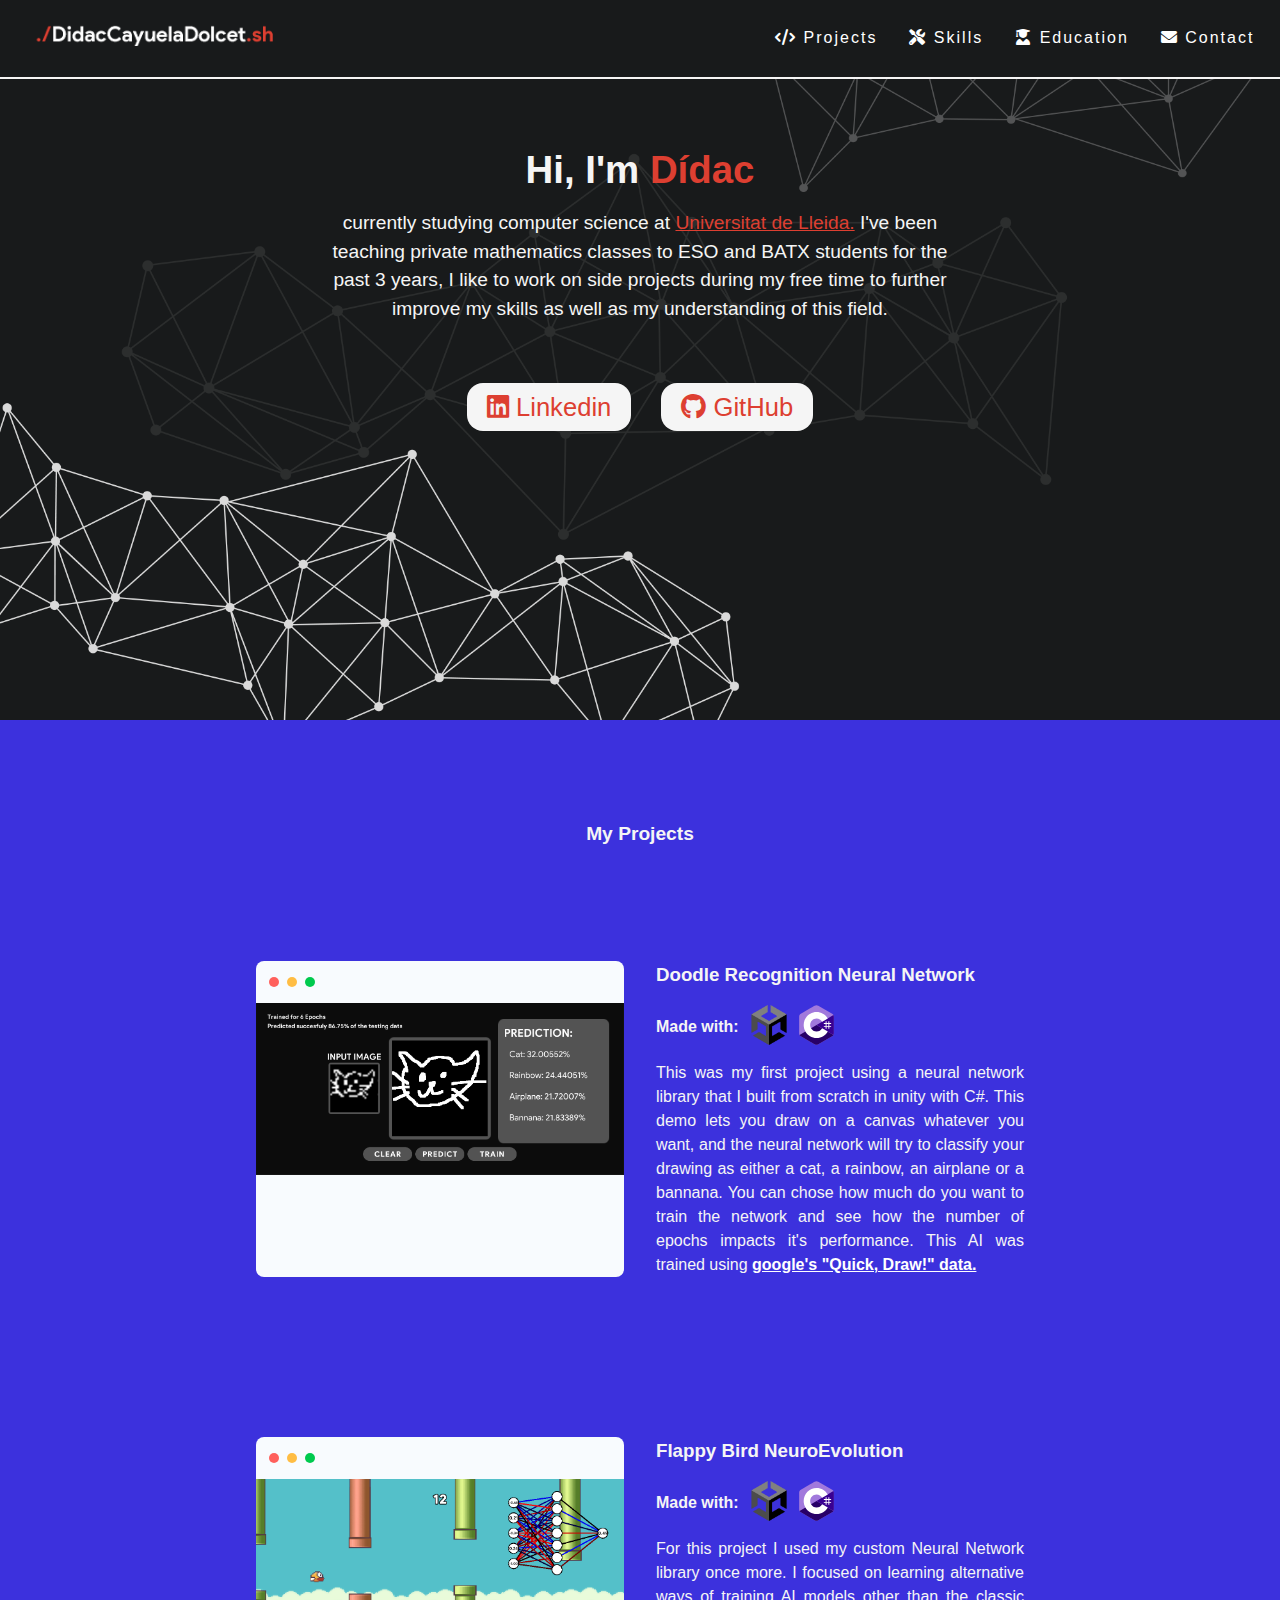
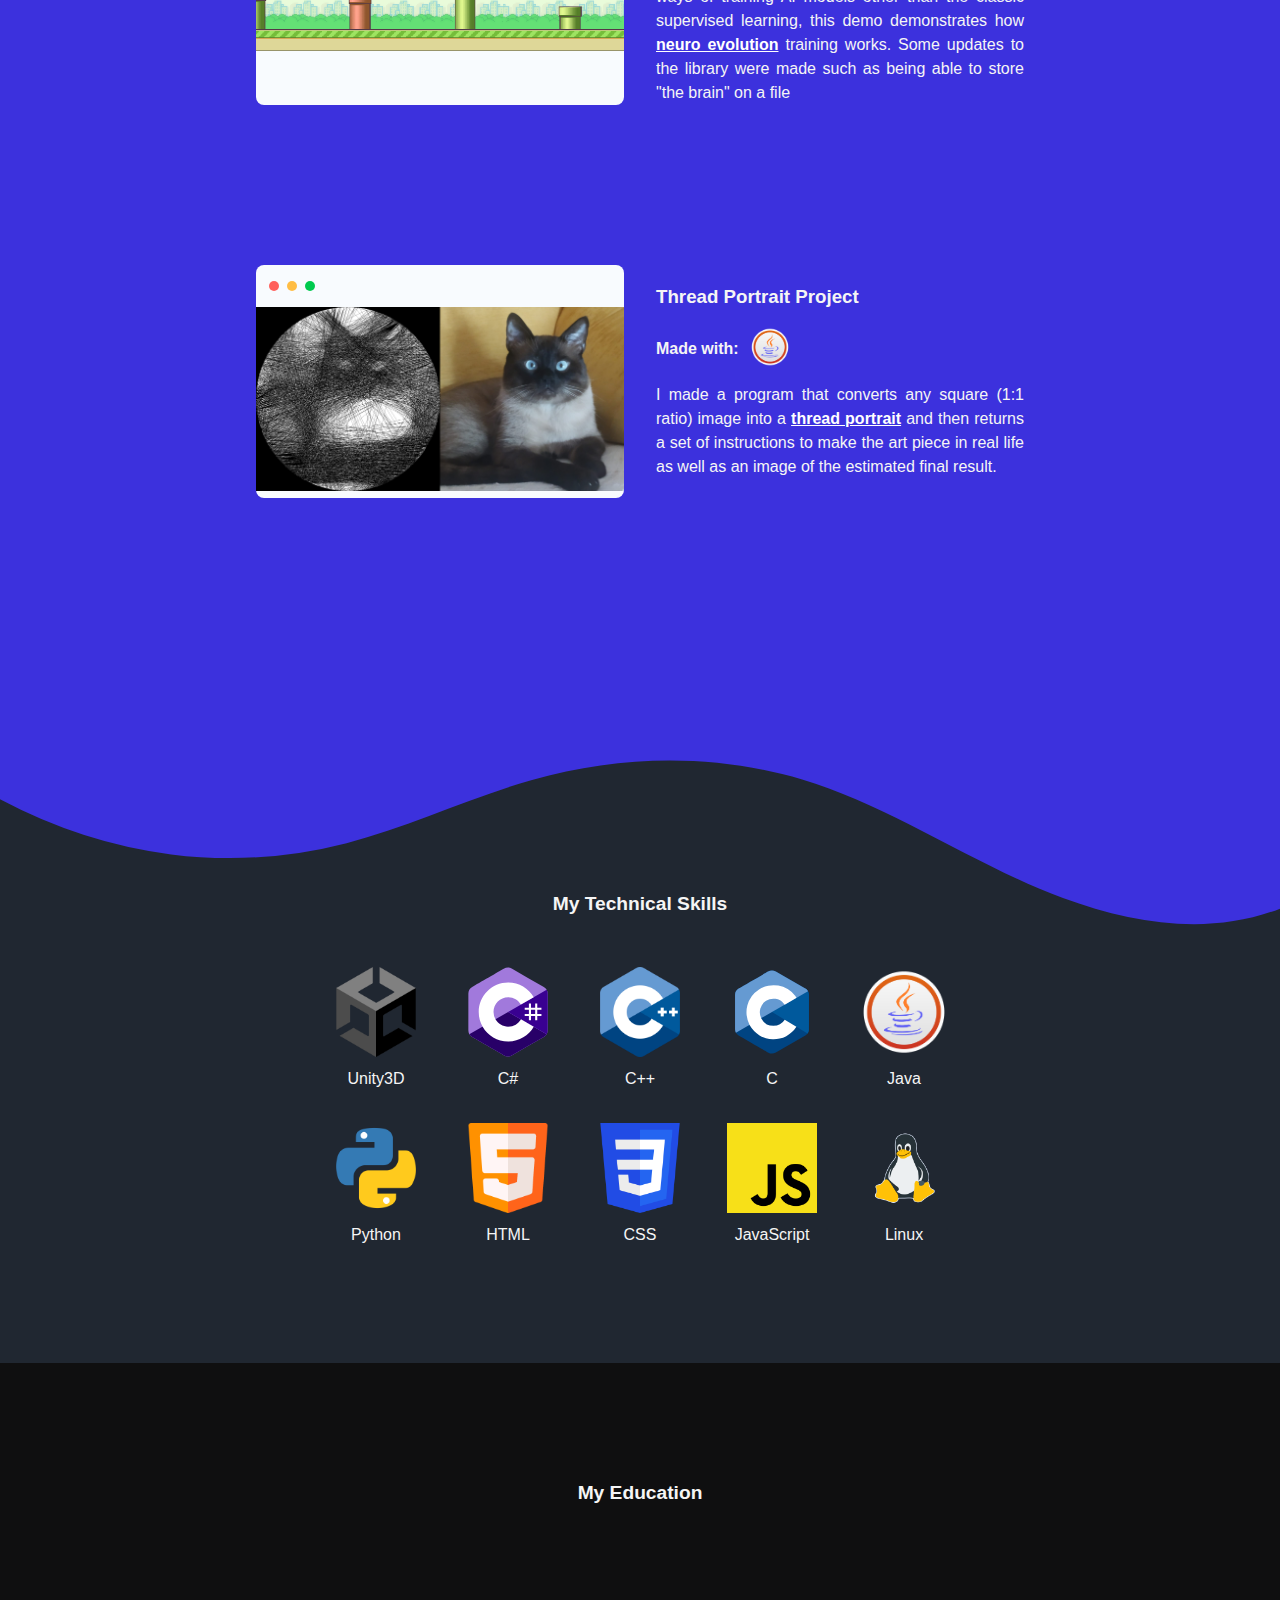
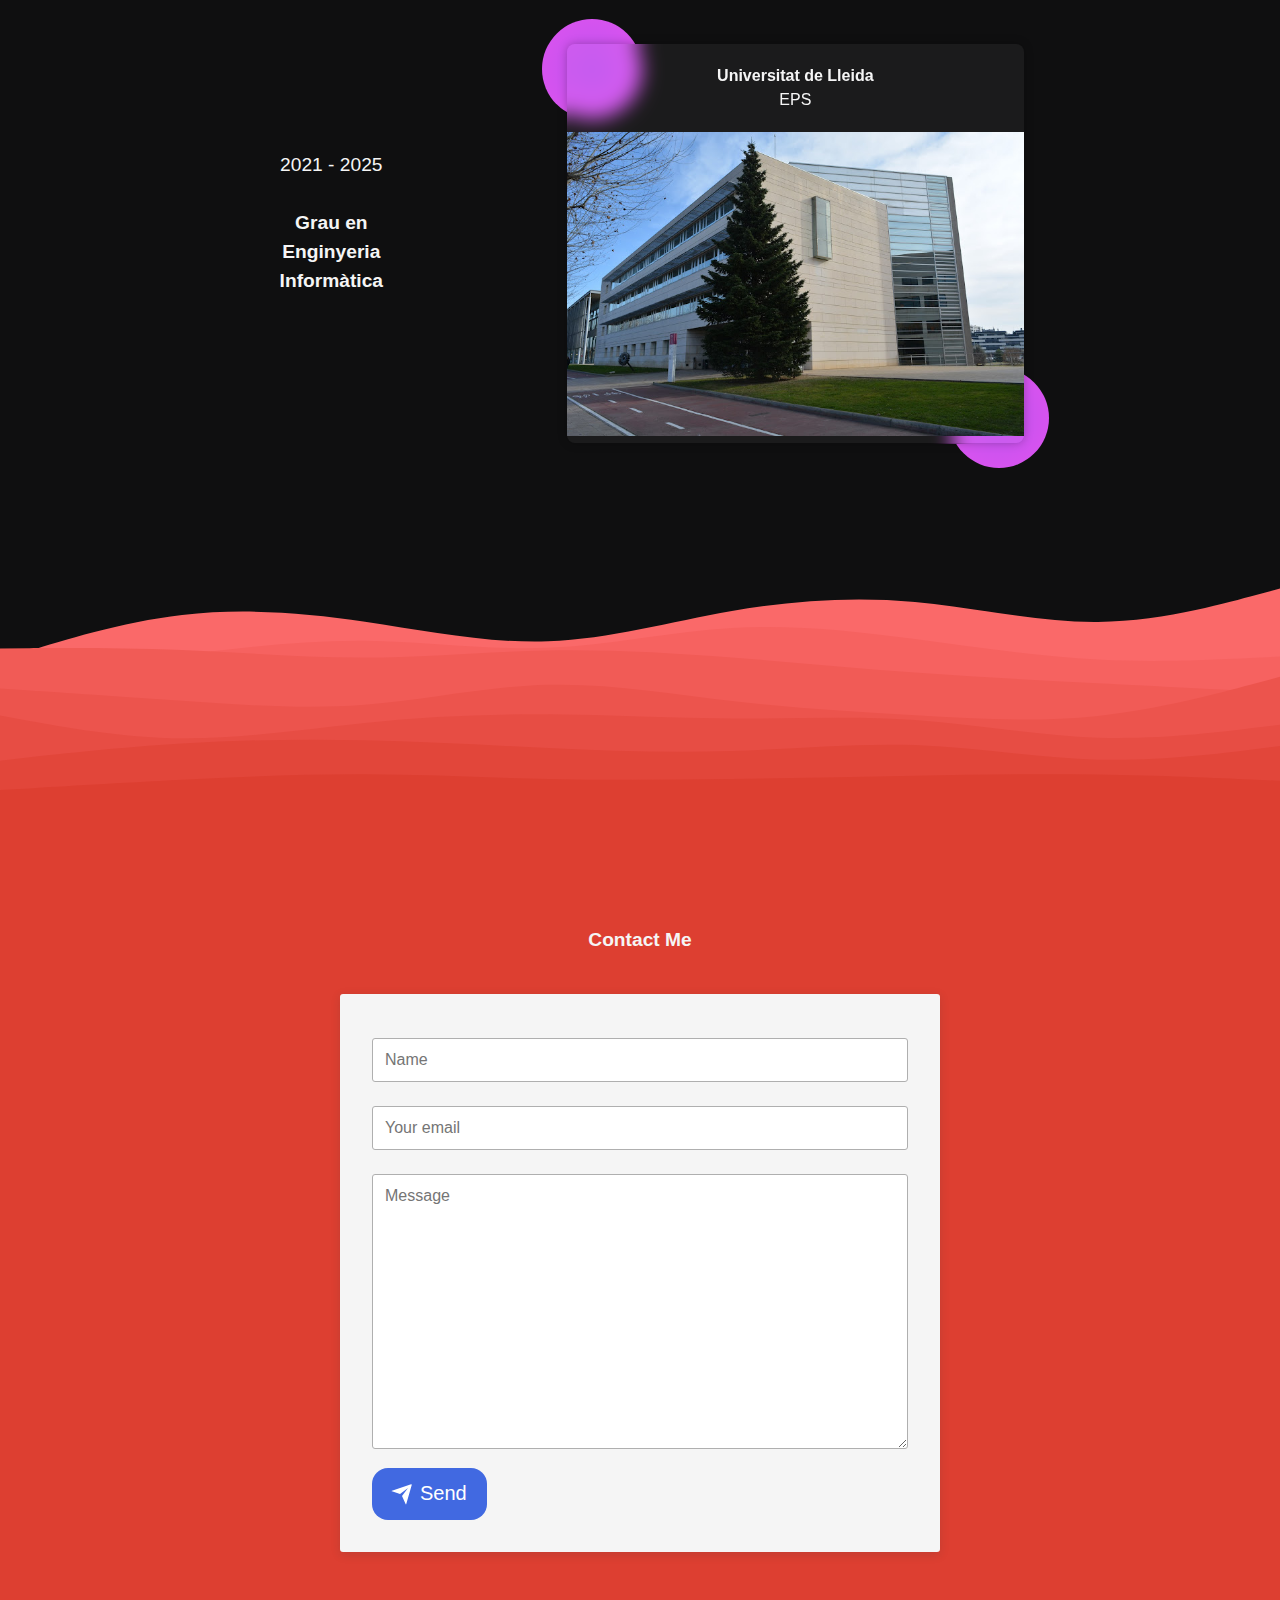
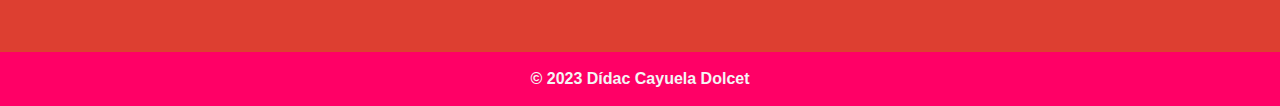
<file: index.html>
<!DOCTYPE html>
<html lang="en">

<head>
    <meta charset="UTF-8">
    <meta name="viewport" content="width=device-width, initial-scale=1.0">
    <title>Dídac Cayuela | Computer Science Student</title>

    <link href="style.css" rel="stylesheet">
    <link rel="preconnect" href="https://fonts.googleapis.com">
    <link rel="preconnect" href="https://fonts.gstatic.com" crossorigin>
    <link href="https://fonts.googleapis.com/css2?family=Open+Sans:wght@300&display=swap" rel="stylesheet">

    <link rel="stylesheet" href="https://cdnjs.cloudflare.com/ajax/libs/font-awesome/5.15.3/css/all.min.css"
        integrity="sha512-iBBXm8fW90+nuLcSKlbmrPcLa0OT92xO1BIsZ+ywDWZCvqsWgccV3gFoRBv0z+8dLJgyAHIhR35VZc2oM/gI1w=="
        crossorigin="anonymous" />

    <link rel="stylesheet" href="https://cdnjs.cloudflare.com/ajax/libs/font-awesome/6.0.0-beta3/css/all.min.css">

</head>

<body>
    <header id="header">

        <nav id="nav">

            <div class="container nav-container">
                <a href="index.html" id="logo"><img src="img/logo.png" alt="logo"></a>
                <ul class="nav-links flex">

                    <li>
                        <a href="#projects" class="link"><i class="fas fa-code"></i> Projects</a>
                    </li>

                    <li>
                        <a href="#skills" class="link"><i class="fas fa-tools"></i> Skills</a>
                    </li>

                    <li>
                        <a href="#education" class="link"><i class="fas fa-user-graduate"></i> Education</a>
                    </li>

                    <li>
                        <a href="#contact" class="link"><i class="fas fa-envelope"></i> Contact</a>
                    </li>

                </ul>
            </div>
        </nav>

        <div class="line"></div>

        <div class="summary">
            <h1>Hi, I'm <span class="highlight">Dídac</span></h1>
            <p class="hero-text">
                currently studying computer science at <a href="https://www.grauinformatica.udl.cat/ca/"
                    class="red-link-underline">Universitat de Lleida.</a> I've been teaching private mathematics classes
                to ESO and BATX students for the past 3 years, I like to work on side projects during my free time to
                further improve my skills as well as my understanding of this field.</p>
        </div>

        <div class="hero-buttons">
            <a class="btn linkedin" href="https://www.linkedin.com/in/didac-cayuela/" target="_blank"><i
                    class="fab fa-linkedin"></i> Linkedin</a>
            <a class="btn github" href="https://github.com/didicayu" target="_blank"><i class="fab fa-github"></i>
                GitHub</a>
        </div>

    </header>

    <section id="projects" class="projects-section">

        <h2>My Projects</h2>

        <div class="project-row">

            <div class="card project-left">

                <div class="tools">
                    <div class="circle">
                        <span class="red box"></span>
                    </div>
                    <div class="circle">
                        <span class="yellow box"></span>
                    </div>
                    <div class="circle">
                        <span class="green box"></span>
                    </div>
                </div>

                <div class="card__content">
                    <a href="https://github.com/didicayu/Doodle-Recognition-Neural-Network" target="_blank"><img
                            src="img/doodleRecognition.png"></a>
                </div>
            </div>

            <div class="project-right">
                <h3>Doodle Recognition Neural Network</h3>


                <ul class="tech-stack-list">
                    <p class="made-with">Made with:</p>
                    <li><img src="img/unity.png"></li>
                    <li><img src="img/csharp.svg"></li>
                    <li></li>
                </ul>


                <p>This was my first project using a neural network library that I built from scratch in unity with C#.
                    This demo lets you draw on a canvas whatever you want, and the neural network will try to classify
                    your drawing as either a cat, a rainbow, an airplane or a bannana. You can chose how much do you
                    want to train the network and see how the number of epochs impacts it's performance. This AI was
                    trained using <a href="https://quickdraw.withgoogle.com/data" target="_blank"
                        class="white-link-underline">google's "Quick, Draw!" data.</a></p>
            </div>

        </div>

        <div class="project-row">

            <div class="card project-left">

                <div class="tools">
                    <div class="circle">
                        <span class="red box"></span>
                    </div>
                    <div class="circle">
                        <span class="yellow box"></span>
                    </div>
                    <div class="circle">
                        <span class="green box"></span>
                    </div>
                </div>

                <div class="card__content">
                    <a href="https://github.com/didicayu/flappy-bird-neuroevolution" target="_blank"><img
                            src="img/flappyBirdNeuroevolution.png"></a>
                </div>
            </div>

            <div class="project-right">
                <h3>Flappy Bird NeuroEvolution</h3>


                <ul class="tech-stack-list">
                    <p class="made-with">Made with:</p>
                    <li><img src="img/unity.png"></li>
                    <li><img src="img/csharp.svg"></li>
                    <li></li>
                </ul>


                <p>For this project I used my custom Neural Network library once more. I focused on learning alternative
                    ways of training AI models other than the classic supervised learning, this demo demonstrates how
                    <a href="https://en.wikipedia.org/wiki/Neuroevolution" target="_blank"
                        class="white-link-underline">neuro
                        evolution</a> training works. Some updates to the library were made such as being able to
                    store "the brain" on a file
                </p>
            </div>

        </div>

        <div class="project-row">

            <div class="card project-left">

                <div class="tools">
                    <div class="circle">
                        <span class="red box"></span>
                    </div>
                    <div class="circle">
                        <span class="yellow box"></span>
                    </div>
                    <div class="circle">
                        <span class="green box"></span>
                    </div>
                </div>

                <div class="card__content">
                    <a href="https://github.com/didicayu/Thread-Portrait-Project/" target="_blank"><img
                            src="img/threadPortraitProject.png"></a>
                </div>
            </div>

            <div class="project-right">
                <h3>Thread Portrait Project</h3>


                <ul class="tech-stack-list">
                    <p class="made-with">Made with:</p>
                    <li><img src="img/java.png"></li>
                    <li></li>
                </ul>


                <p>I made a program that converts any square (1:1 ratio) image into a <a
                        href="https://en.wikipedia.org/wiki/String_art" target="_blank"
                        class="white-link-underline">thread portrait</a> and then returns a
                    set of instructions to make the art piece in real life as well as an image of the estimated final
                    result.
                </p>
            </div>

        </div>
        <!--
        <div class="project-row">

            <div class="card project-left">

                <div class="tools">
                    <div class="circle">
                        <span class="red box"></span>
                    </div>
                    <div class="circle">
                        <span class="yellow box"></span>
                    </div>
                    <div class="circle">
                        <span class="green box"></span>
                    </div>
                </div>

                <div class="card__content">
                    <a href="mandelbrot-demo.html" target="_blank"><img
                            src="img/Figure_1.png"></a>
                </div>
            </div>

            <div class="project-right">
                <h3>Mandelbrot Set Interactive Demo</h3>


                <ul class="tech-stack-list">
                    <p class="made-with">Made with:</p>
                    <li><img src="img/javascript.png"></li>
                    <li></li>
                </ul>


                <p>- <a
                        href="https://en.wikipedia.org/wiki/String_art" target="_blank"
                        class="white-link-underline">-</a> -
                </p>
            </div>

        </div>
        -->

    </section>



    <section id="skills" class="skills-section">
        <div class="wave">
            <svg data-name="Layer 1" xmlns="http://www.w3.org/2000/svg" viewBox="0 0 1200 120"
                preserveAspectRatio="none">
                <path
                    d="M321.39,56.44c58-10.79,114.16-30.13,172-41.86,82.39-16.72,168.19-17.73,250.45-.39C823.78,31,906.67,72,985.66,92.83c70.05,18.48,146.53,26.09,214.34,3V0H0V27.35A600.21,600.21,0,0,0,321.39,56.44Z"
                    class="shape-fill"></path>
            </svg>
        </div>

        <h2>My Technical Skills</h2>

        <div class="container">
            <ul class="skills-icons">
                <li><img src="img/unity.png"><span>Unity3D</span></li>
                <li><img src="img/csharp.svg"><span>C#</span></li>
                <li><img src="img/c++.png"><span>C++</span></li>
                <li><img src="img/c.svg"><span>C</span></li>
                <li><img src="img/java.png"><span>Java</span></li>
                <li><img src="img/python.png"><span>Python</span></li>
                <li><img src="img/html.png"><span>HTML</span></li>
                <li><img src="img/css.png"><span>CSS</span></li>
                <li><img src="img/javascript.png"><span>JavaScript</span></li>
                <li><img src="img/linux.png"><span>Linux</span></li>
            </ul>
        </div>

    </section>

    <section id="education" class="education-section">
        <h2>My Education</h2>

        <div class="education-row">

            <div class="education-left">
                <p>2021 - 2025</p>
                <br>
                <b>Grau en Enginyeria Informàtica</b>
            </div>

            <div class="card-education">
                <div class="circle-education"></div>
                <div class="circle-education"></div>
                <div class="card-education-inner">
                    <p><b>Universitat de Lleida</b><br>EPS</p>
                    <img src="img/EPSedifici.jpg">
                </div>
            </div>

        </div>



    </section>

    <div class="spacer layer1"></div>

    <section id="contact" class="contact-section">

        <h2>Contact Me</h2>

        <form action="https://formspree.io/f/mbjenbal" method="POST" id="contact-form">
            <div class="form__group">
                <input type="text" class="form__field" id="name" name="name" placeholder="Name" required="">
            </div>

            <div class="form__group">
                <input type="email" class="form__field" id="email" name="email" placeholder="Your email" required="">
            </div>

            <div class="form__group">
                <textarea name="message" class="form__field" id="message" rows="7" placeholder="Message" style="height: 275px;"></textarea>
            </div>
            <!-- your other form fields go here -->
            <button type="submit" class="submit-button">
                <div class="svg-wrapper-1">
                  <div class="svg-wrapper">
                    <svg height="24" width="24" viewBox="0 0 24 24" xmlns="http://www.w3.org/2000/svg">
                      <path d="M0 0h24v24H0z" fill="none"></path>
                      <path d="M1.946 9.315c-.522-.174-.527-.455.01-.634l19.087-6.362c.529-.176.832.12.684.638l-5.454 19.086c-.15.529-.455.547-.679.045L12 14l6-8-8 6-8.054-2.685z" fill="currentColor"></path>
                    </svg>
                  </div>
                </div>
                <span>Send</span>
              </button>
        </form>


    </section>

</body>

<footer><b>&copy; 2023 Dídac Cayuela Dolcet<b></footer>

</html>
</file>
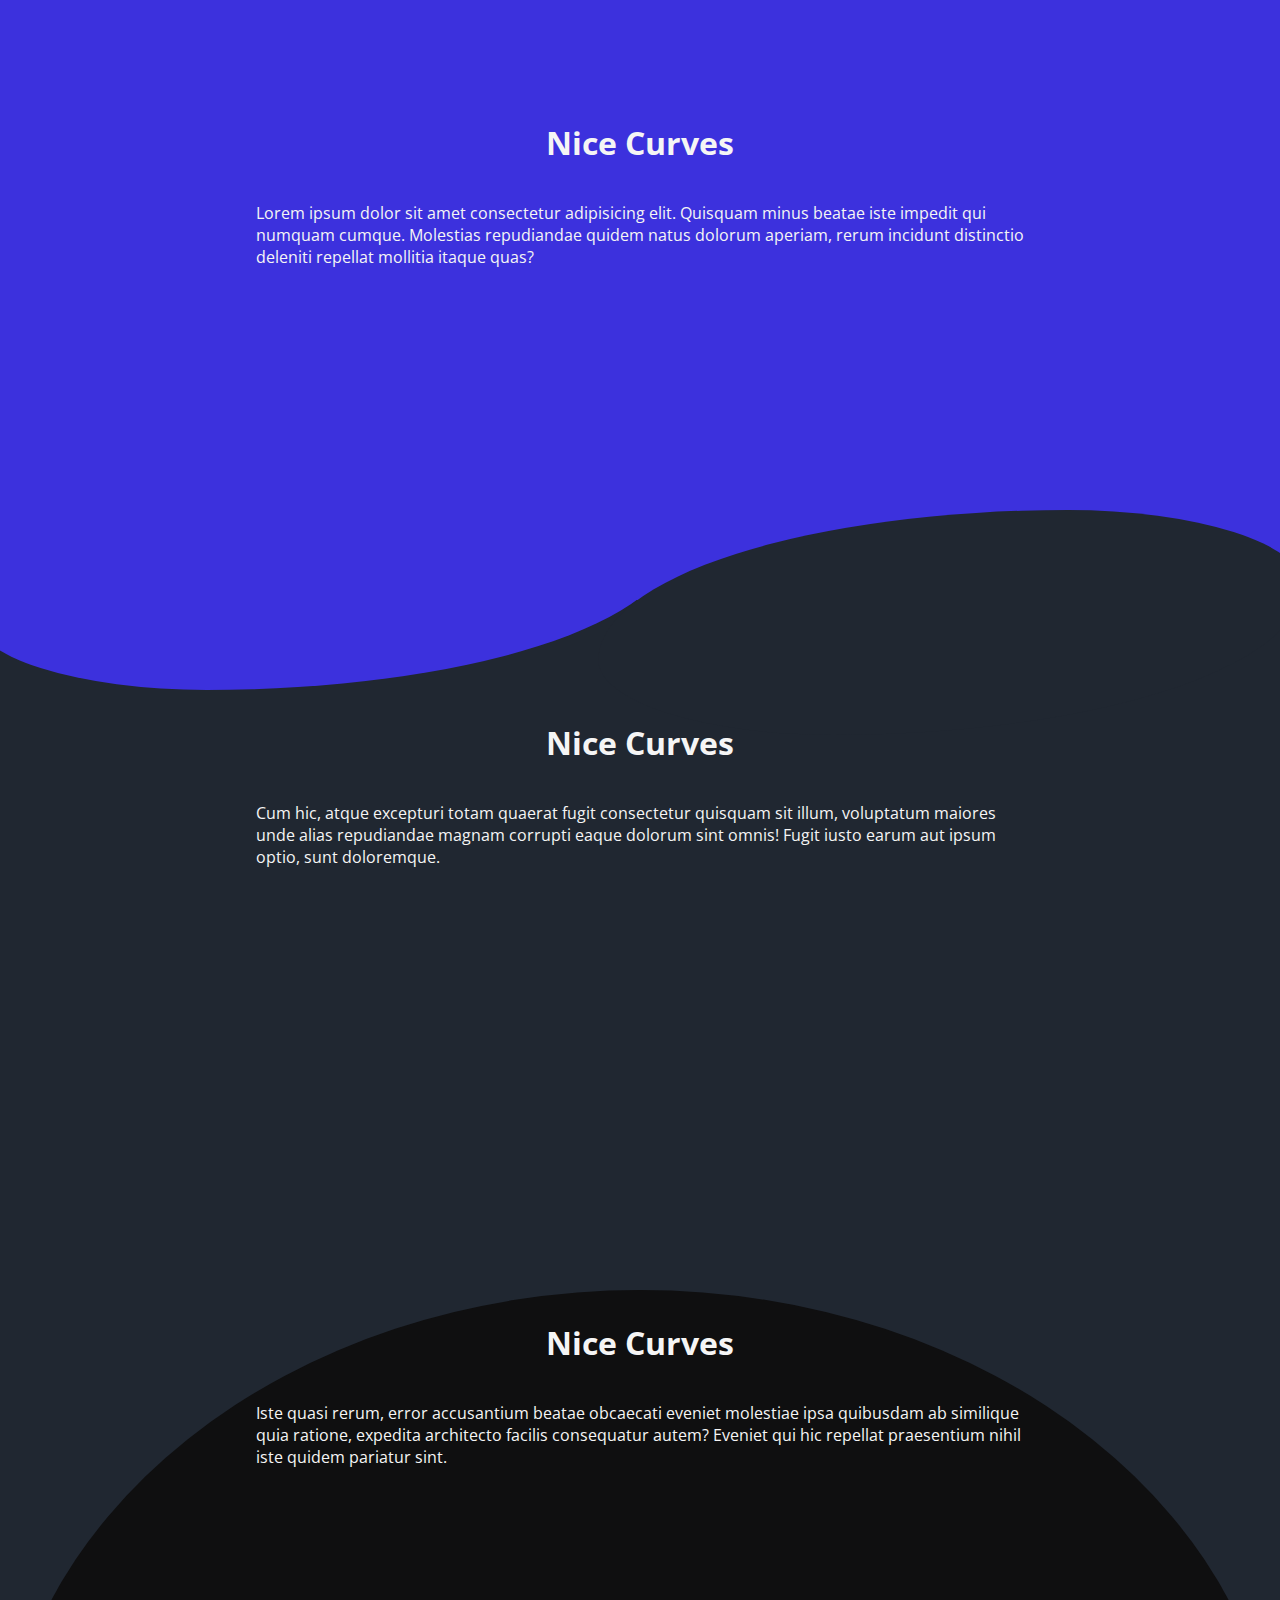
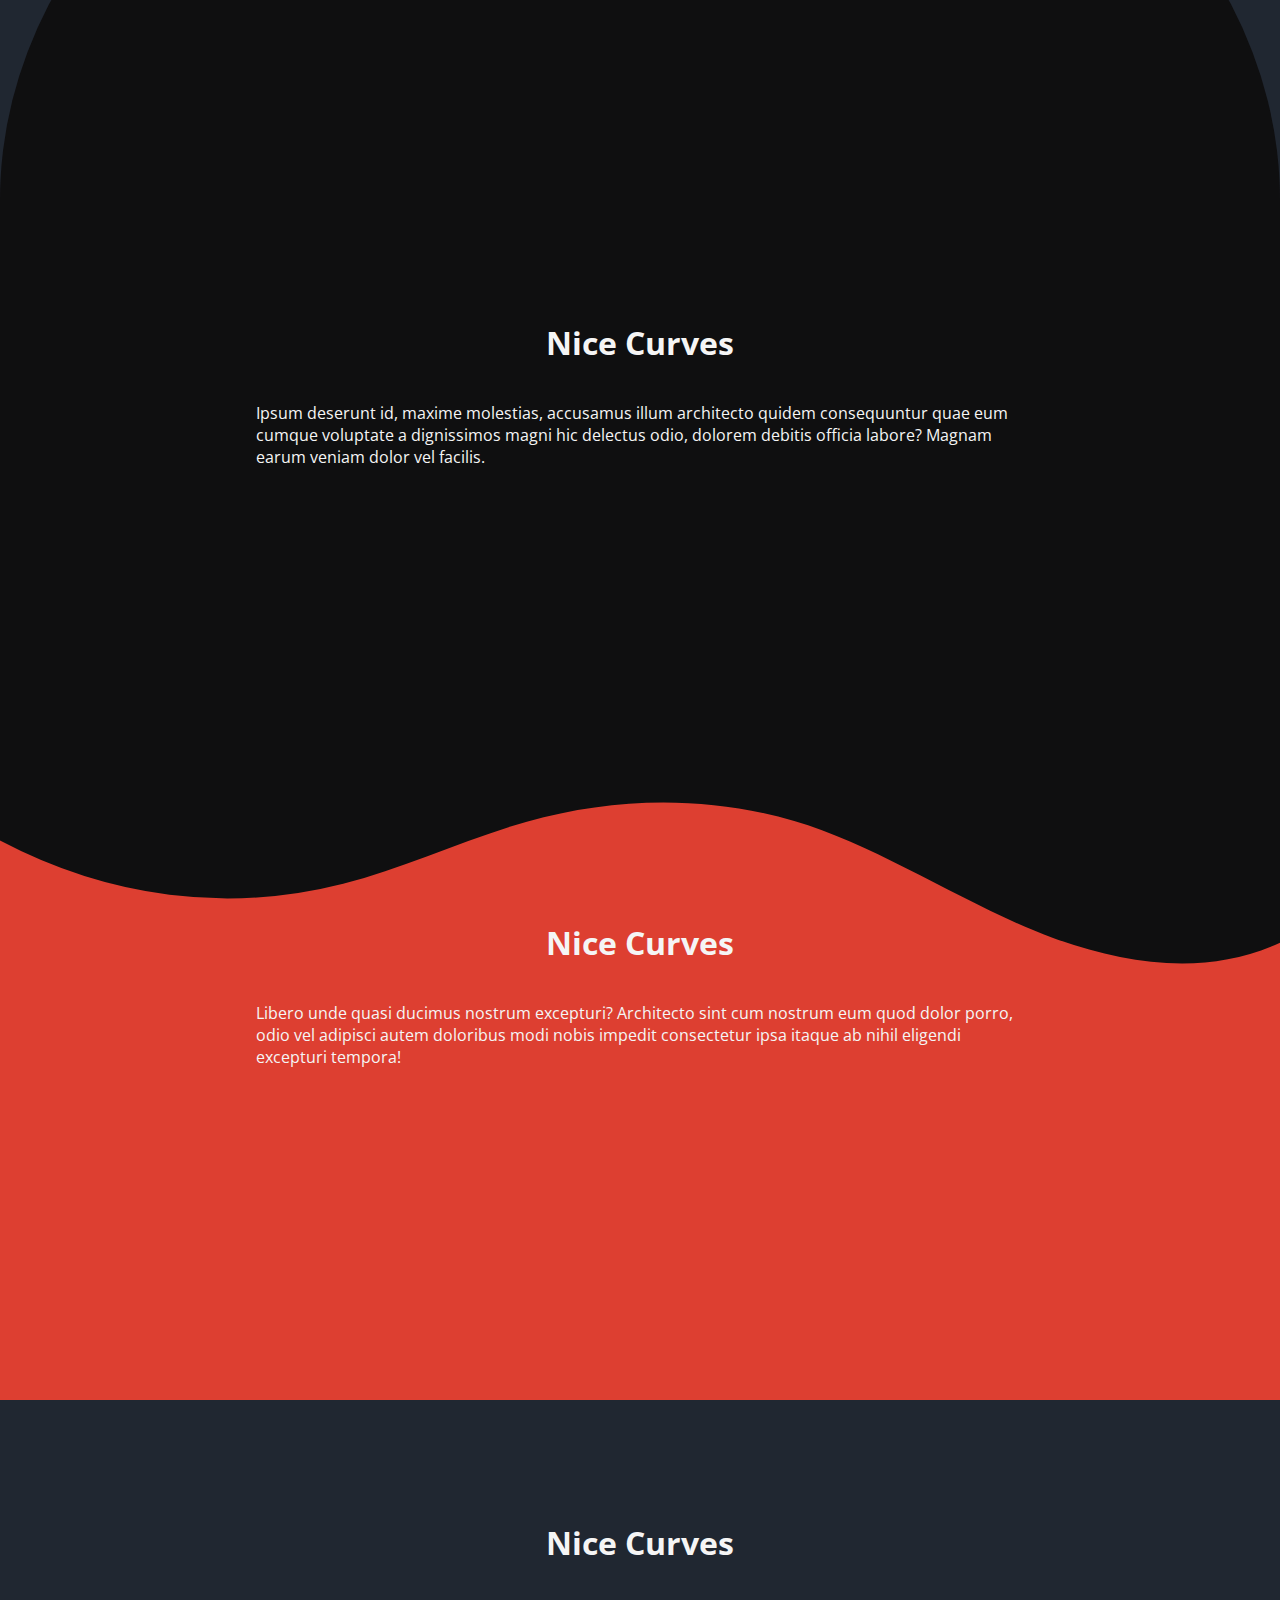
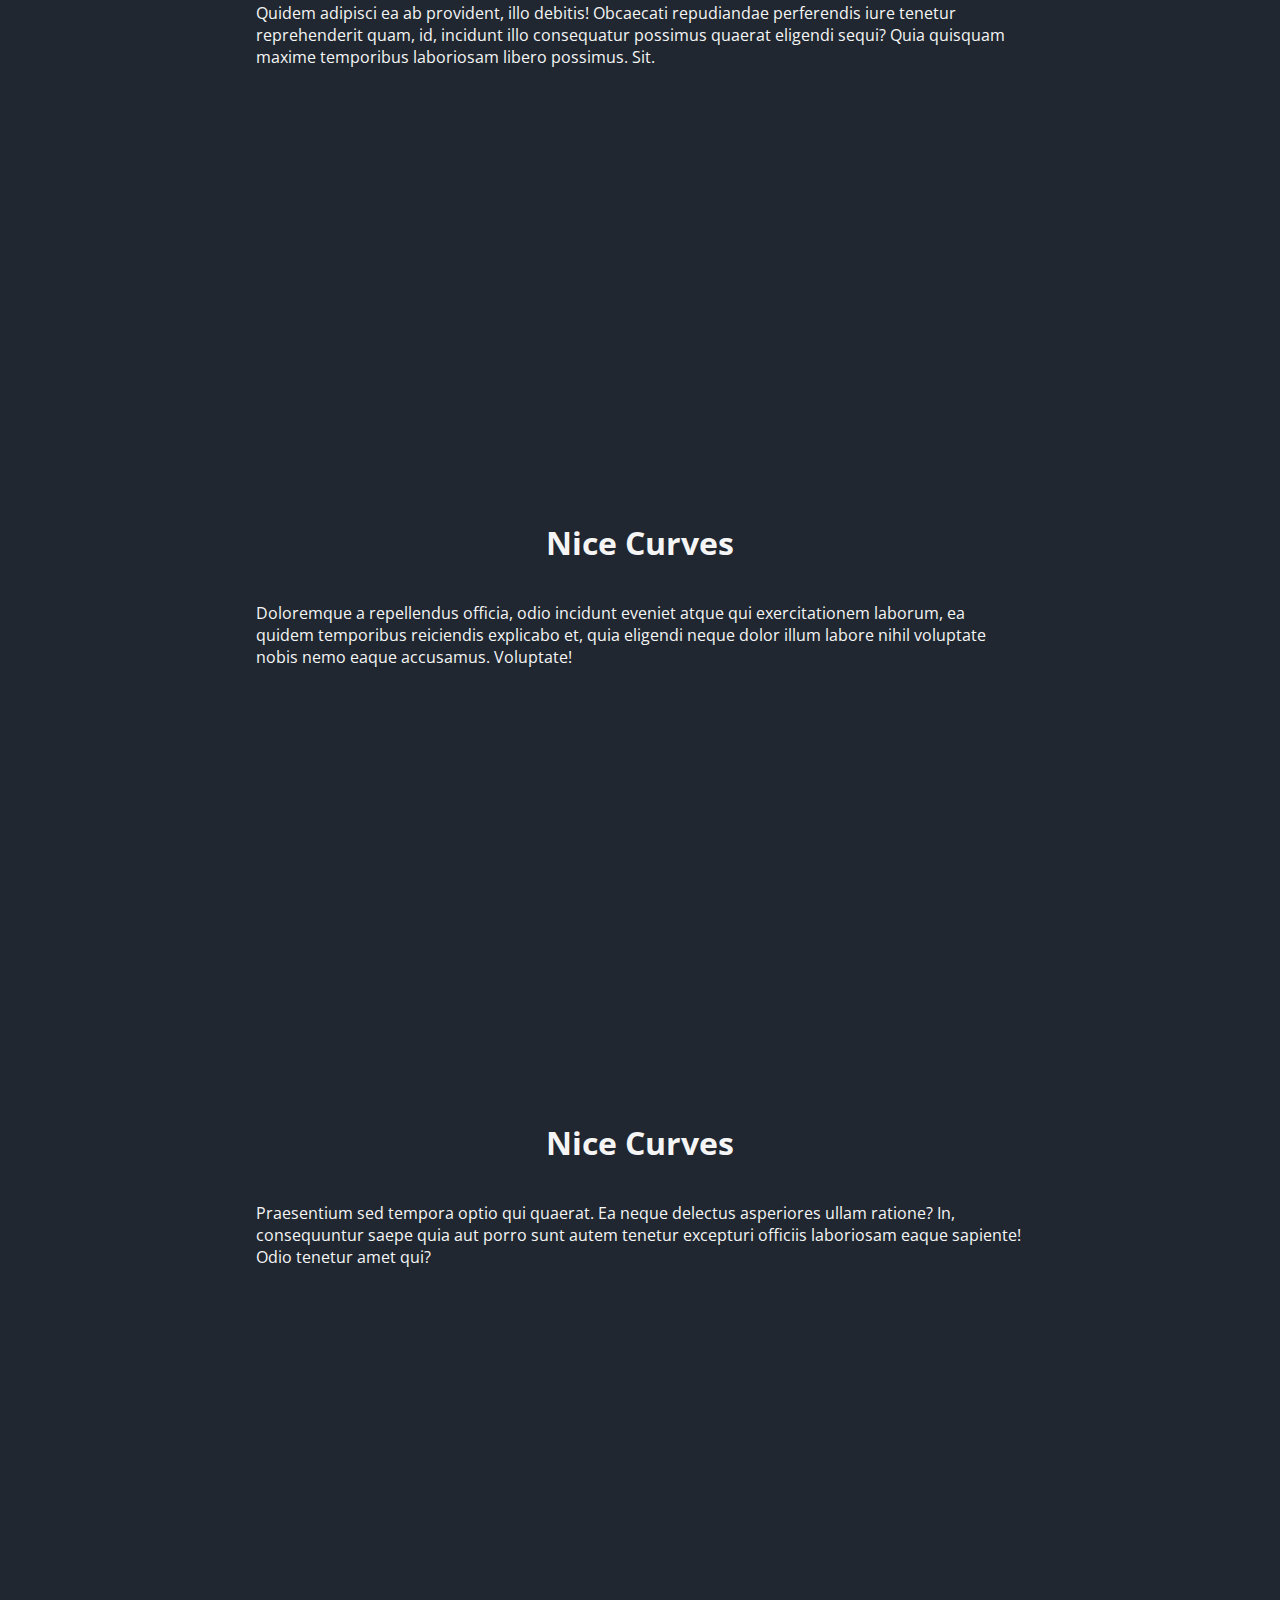
<file: web test/index.html>
<!DOCTYPE html>
<html lang="en">

<head>
    <meta charset="UTF-8">
    <meta name="viewport" content="width=device-width, initial-scale=1.0">
    <title>Dídac Cayuela | Computer Science Student</title>

    <link rel="preconnect" href="https://fonts.googleapis.com">
    <link rel="preconnect" href="https://fonts.gstatic.com" crossorigin>
    <link href="https://fonts.googleapis.com/css2?family=Open+Sans:wght@300&display=swap" rel="stylesheet">
    <link href="style.css" rel="stylesheet">

</head>

<body>
    <section class="blue">
        <h1>Nice Curves</h1>
        <p>Lorem ipsum dolor sit amet consectetur adipisicing elit. Quisquam minus beatae iste impedit qui numquam
            cumque. Molestias repudiandae quidem natus dolorum aperiam, rerum incidunt distinctio deleniti repellat
            mollitia itaque quas?</p>
        <div class="curve"></div>
    </section>

    <section>
        <h1>Nice Curves</h1>
        <p>Cum hic, atque excepturi totam quaerat fugit consectetur quisquam sit illum, voluptatum maiores unde alias
            repudiandae magnam corrupti eaque dolorum sint omnis! Fugit iusto earum aut ipsum optio, sunt doloremque.
        </p>

    </section>

    <section class="bubble">
        <h1>Nice Curves</h1>
        <p>Iste quasi rerum, error accusantium beatae obcaecati eveniet molestiae ipsa quibusdam ab similique quia
            ratione, expedita architecto facilis consequatur autem? Eveniet qui hic repellat praesentium nihil iste
            quidem pariatur sint.</p>
    </section>

    <section class="dark">
        <h1>Nice Curves</h1>
        <p>Ipsum deserunt id, maxime molestias, accusamus illum architecto quidem consequuntur quae eum cumque voluptate
            a dignissimos magni hic delectus odio, dolorem debitis officia labore? Magnam earum veniam dolor vel
            facilis.</p>
    </section>

    <section class="red">
        <h1>Nice Curves</h1>
        <p>Libero unde quasi ducimus nostrum excepturi? Architecto sint cum nostrum eum quod dolor porro, odio vel
            adipisci autem doloribus modi nobis impedit consectetur ipsa itaque ab nihil eligendi excepturi tempora!</p>

        <div class="wave">
            <svg data-name="Layer 1" xmlns="http://www.w3.org/2000/svg" viewBox="0 0 1200 120"
                preserveAspectRatio="none">
                <path
                    d="M321.39,56.44c58-10.79,114.16-30.13,172-41.86,82.39-16.72,168.19-17.73,250.45-.39C823.78,31,906.67,72,985.66,92.83c70.05,18.48,146.53,26.09,214.34,3V0H0V27.35A600.21,600.21,0,0,0,321.39,56.44Z"
                    class="shape-fill"></path>
            </svg>
        </div>

    </section>

    <section>
        <h1>Nice Curves</h1>
        <p>Quidem adipisci ea ab provident, illo debitis! Obcaecati repudiandae perferendis iure tenetur reprehenderit
            quam, id, incidunt illo consequatur possimus quaerat eligendi sequi? Quia quisquam maxime temporibus
            laboriosam libero possimus. Sit.</p>
    </section>

    <section>
        <h1>Nice Curves</h1>
        <p>Doloremque a repellendus officia, odio incidunt eveniet atque qui exercitationem laborum, ea quidem
            temporibus reiciendis explicabo et, quia eligendi neque dolor illum labore nihil voluptate nobis nemo eaque
            accusamus. Voluptate!</p>
    </section>

    <section>
        <h1>Nice Curves</h1>
        <p>Praesentium sed tempora optio qui quaerat. Ea neque delectus asperiores ullam ratione? In, consequuntur saepe
            quia aut porro sunt autem tenetur excepturi officiis laboriosam eaque sapiente! Odio tenetur amet qui?</p>
    </section>

</body>

</html>
</file>
<file: style.css>
body {
    font-family: 'Open Sans', sans-serif;
    color: whitesmoke;
    padding: 0;
    line-height: 1.5;
    background: #181a1b;
}

footer {
  position: relative;
  text-align: center;
  padding: 1.2%;
  background-color: #ff0066;
}

.hero-text{
  margin-top: 10px;
}

.hero-buttons{
  padding-top: 5%;
  text-align: center;
  padding-bottom: 5%;
}

.btn{
  color: #dd3f31;
  background-color: whitesmoke;
  border-radius: 16px;
  padding: 10px 20px;
  margin: 1%;
  font-size: 2vw;
  transition: 0.3s;
}

.btn:hover{
  background-color: #dd3f31;
  color: whitesmoke;
}

body .noscroll {
    overflow-x: hidden;
}

html {
    scroll-behavior: smooth;
}

a {
    text-decoration: none;
    color: white;
}

* {
    margin: 0;
    padding: 0;
    box-sizing: border-box;
    font-family: "Nunito", sans-serif;
}

header {
    
    background-image: url("/img/herobackground-01.png");
    max-width: 100%;
    background-size: cover;
    min-height: 80vh;
    position: relative;
}

.summary{
  padding-top: 5%;
  font-size: 1.5vw;
  width: 50%;
  position: relative;
  text-align: center;
  margin: auto;
  
}

.highlight{
  color: #dd3f31;
}

.red-link-underline{
  color: #dd3f31;
  text-decoration: underline;
}

.white-link-underline{
  color: white;
  text-decoration: underline;
  font-weight: bold;
}

section{
  position: relative;
  display: flex;
  flex-direction: column;
  align-items: center;
  min-height: 400px;
  padding: 100px 20vw;
}

.projects-section{
  background-color: #3c31dd;

}

.skills-section{
  background-color: #202731;

}

.education-section{
  background-color: #0F0F10;
}

.contact-section{
  background-color: #dd3f31;
}

section h1{
  text-align: center;
  padding: 10%;
}


header nav {
    width: 100%;
    background-color: #181a1b ;
}

.line{
  width: 100%;
  border-bottom: 2px solid whitesmoke;
  position: absolute;
}
  
header nav .nav-container {
    position: relative;
    display: flex;
    justify-content: space-between;
    align-items: center;
}

header nav .nav-container #logo {
  margin-left: 2rem;
  z-index: 10;
}

header nav .nav-container #logo img {
  width: 250px;
}

header nav .nav-container .nav-links {
  z-index: 1000;
  display: flex;
  justify-content: flex-end; /* Aligns items to the right */
  align-items: center; /* Vertically aligns items */
  list-style: none;
  margin: 1%;
  padding: 1%;
}

header nav .nav-container .nav-links li {
  list-style: none;
  display: flex;
  flex-direction: row;
  align-items: center;
  margin-left: 2rem;
}

header nav .nav-container .nav-links a {
  text-decoration: none;
  letter-spacing: 2px;
  color: white;
}

header nav .nav-container .nav-links .link::after {
  content: "";
  position: relative;
  display: block;
  width: 0%;
  height: 2px;
  top: 3px;
  margin: auto;
  background: #dd3f31;
  transition: width 0.3s ease;
}

header nav .nav-container .nav-links .link:hover::after {
  width: 100%;
}

.wave {
  position: absolute;
  top: 0;
  left: 0;
  width: 100%;
  overflow: hidden;
  line-height: 0;
}

.wave svg {
  position: relative;
  display: block;
  width: calc(101% + 1.3px);
  height: 181px;
}

.wave .shape-fill {
  fill: #3c31dd;
}

/* Card Style */
.card {
  min-width: 190px;
  min-height: 1px;

  margin: 0 auto;
  background-color: #F8FBFE;
  border-radius: 8px;
  z-index: 1;
 }

 .card__content{
  width: 100%;
 }

 img {
  max-width: 100%;
  max-height: 100%;
  }
 
 .tools {
  display: flex;
  align-items: center;
  padding: 9px;
 }
 
 .circle {
  padding: 0 4px;
 }
 
 .box {
  display: inline-block;
  align-items: center;
  width: 10px;
  height: 10px;
  padding: 1px;
  border-radius: 50%;
 }
 
 .red {
  background-color: #ff605c;
 }
 
 .yellow {
  background-color: #ffbd44;
 }
 
 .green {
  background-color: #00ca4e;
 }

 /* ----------------- */


 .project-left{
  width: 50%;
  min-height: 20px;
  margin-right: 2rem;

 }

 .project-right{
  width: 50%;
  display: flex;
  flex-direction: column;
  justify-content: center;
  text-align: justify;
 }

 .project-row{
  display: flex;
  margin-bottom: 10rem;
 }

 .education-row{
  display: flex;
  margin-top: 5rem;
 }

 .education-left{
  width: 50%;
  display: flex;
  flex-direction: column;
  justify-content: center;
  text-align: justify;
  padding-right: 10rem;
  text-align: center;
  font-size: 1.5vw;
 }

 #projects h2{
  margin-bottom: 7rem;
  font-size: 1.5vw;
 }

 #skills h2{
  margin: 2rem;
  font-size: 1.5vw;
 }

 #education h2{
  margin: 1rem;
  font-size: 1.5vw;
 }

 #contact h2{
  margin: 1rem;
  font-size: 1.5vw;
  padding-bottom: 3%;
 }

 .tech-stack-list{
  display: flex;
  flex-wrap: wrap;
  list-style-type: none;
  margin-top: 1rem;
  margin-bottom: 1rem;
  max-height: 40px;
 }

 .tech-stack-list li{
  margin-left: 10px;
 }

 .tech-stack-list li img{
  max-height: 40px;
  max-width: auto;
 }

 .made-with{
  padding-top: 10px;
  padding-bottom: 10px;
  font-weight: bold;
 }

 .container{
  margin: auto;
  overflow: hidden;
 }
 

 .container .skills-section{
  padding: 6rem 0;
 }

 .skills-icons{
  list-style-type: none;
  display: flex;
  flex-wrap: wrap;
  justify-content: center;
  max-width: 1100px;
  margin: 0 auto;
  position: relative;
  z-index: 10;
  text-align: center;
 }

 .skills-section .skills-icons li{
  display: flex;
  flex-wrap: wrap;
  justify-content: center;
  font-size: 1rem;

  max-width: 100px;

  margin: 1rem;
 }

 .skills-section .skills-icons img{
  padding-bottom: 10px;

  width: auto;
  height: auto;

  max-width: 100px;
  max-height: 100px;
 }
 .skills-section .skills-icons span{
  min-width: 50px;
 }

 /* Card Education */

 .card-education {
  margin-top: 40px;
  max-width: 1000px;
  max-height: auto;
  transition: all 0.2s;
  position: relative;
  cursor: pointer;
}

.card-education-inner {
  width: inherit;
  height: inherit;
  background: rgba(255,255,255,.05);
  box-shadow: 0 0 10px rgba(0,0,0,0.25);
  backdrop-filter: blur(10px);
  border-radius: 8px;
}

.card-education-inner p{
  padding: 20px;
  text-align: center;
}

.card-education:hover {
  transform: scale(1.04) rotate(1deg);
}

.circle-education {
  width: 100px;
  height: 100px;
  background: radial-gradient(#c053ef, #df53ef);
  border-radius: 50%;
  position: absolute;
  animation: move-up6 2s ease-in infinite alternate-reverse;
}

.circle-education:nth-child(1) {
  top: -25px;
  left: -25px;
}

.circle-education:nth-child(2) {
  bottom: -25px;
  right: -25px;
  animation-name: move-down1;
}

@keyframes move-up6 {
  to {
    transform: translateY(-10px);
  }
}

@keyframes move-down1 {
  to {
    transform: translateY(10px);
  }
}

/* ---------- */

.spacer {
  aspect-ratio: 960/200;
  width: 100%;
  background-repeat: no-repeat;
  background-position: center;
  background-size: cover;
}

.layer1{
  background-image: url(img/layered-waves.svg);
}

/*-------------*/

.form__group input {
  margin: 0.75rem 0;
  width: 100%;
  border-radius: 3px;
  border: 1px solid #afafaf;
  padding: 0.75rem;
  font-size: 1rem;
}

.form__group textarea {
  width: 100%;
  border-radius: 3px;
  margin: 0.75rem 0;
  border: 1px solid #afafaf;
  padding: 0.75rem;
  font-size: 1rem;
  resize: vertical;
}

#contact-form {
  max-width: 600px;
  width: 100%;
  margin: 0 auto;
  background-color: whitesmoke;
  border-radius: 3px;
  box-shadow: 0 0.15rem 0.6rem rgba(43, 52, 56, 0.15);
  padding: 2rem;
}

button {
  font-family: inherit;
  font-size: 20px;
  background: royalblue;
  color: white;
  padding: 0.7em 1em;
  padding-left: 0.9em;
  display: flex;
  align-items: center;
  border: none;
  border-radius: 16px;
  overflow: hidden;
  transition: all 0.2s;
}

button span {
  display: block;
  margin-left: 0.3em;
  transition: all 0.3s ease-in-out;
}

button svg {
  display: block;
  transform-origin: center center;
  transition: transform 0.3s ease-in-out;
}

button:hover .svg-wrapper {
  animation: fly-1 0.6s ease-in-out infinite alternate;
}

button:hover svg {
  transform: translateX(1.2em) rotate(45deg) scale(1.1);
}

button:hover span {
  transform: translateX(5em);
}

button:active {
  transform: scale(0.95);
}

@keyframes fly-1 {
  from {
    transform: translateY(0.1em);
  }

  to {
    transform: translateY(-0.1em);
  }
}
</file>
<file: web test/style.css>
body {
    margin: 0;
    font-family: 'Open Sans', sans-serif;
    color: whitesmoke;
    background: #202731;
    overflow-x: hidden;
}

section {
    position: relative;
    display: flex;
    flex-direction: column;
    align-items: center;
    min-height: 400px;
    padding: 100px 20vw;
}

.blue {
    background: #3c31dd;
}

.red{
    background: #dd3f31;
}

.pink{
    background: #ff0066;
}

.dark{
    background: #0f0f10;
}

.curve{
    position: absolute;
    height: 225px;
    width: 100%;
    bottom: 0;
}

.curve::before{
    content: '';
    display: block;
    position: absolute;
    border-radius: 100% 50%;
    width: 55%;
    height: 100%;
    background-color: #202731;
    transform: translate(85%, 60%);
}

.curve::after{
    content: '';
    display: block;
    position: absolute;
    border-radius: 100% 50%;
    width: 55%;
    height: 100%;
    background-color: #3c31dd;
    transform: translate(-4%, 40%);
    z-index: -1;
}

.bubble::after{
    content: '';
    border-top-left-radius: 50% 100%;
    border-top-right-radius: 50% 100%;
    position: absolute;
    bottom: 0;
    height: 85%;
    width: 100%;
    background-color: #0f0f10;
    z-index: -1;
}

.wave {
    position: absolute;
    top: 0;
    left: 0;
    width: 100%;
    overflow: hidden;
    line-height: 0;
}

.wave svg {
    position: relative;
    display: block;
    width: calc(100% + 1.3px);
    height: 178px;
}

.wave .shape-fill {
    fill: #0F0F10;
}
</file>
